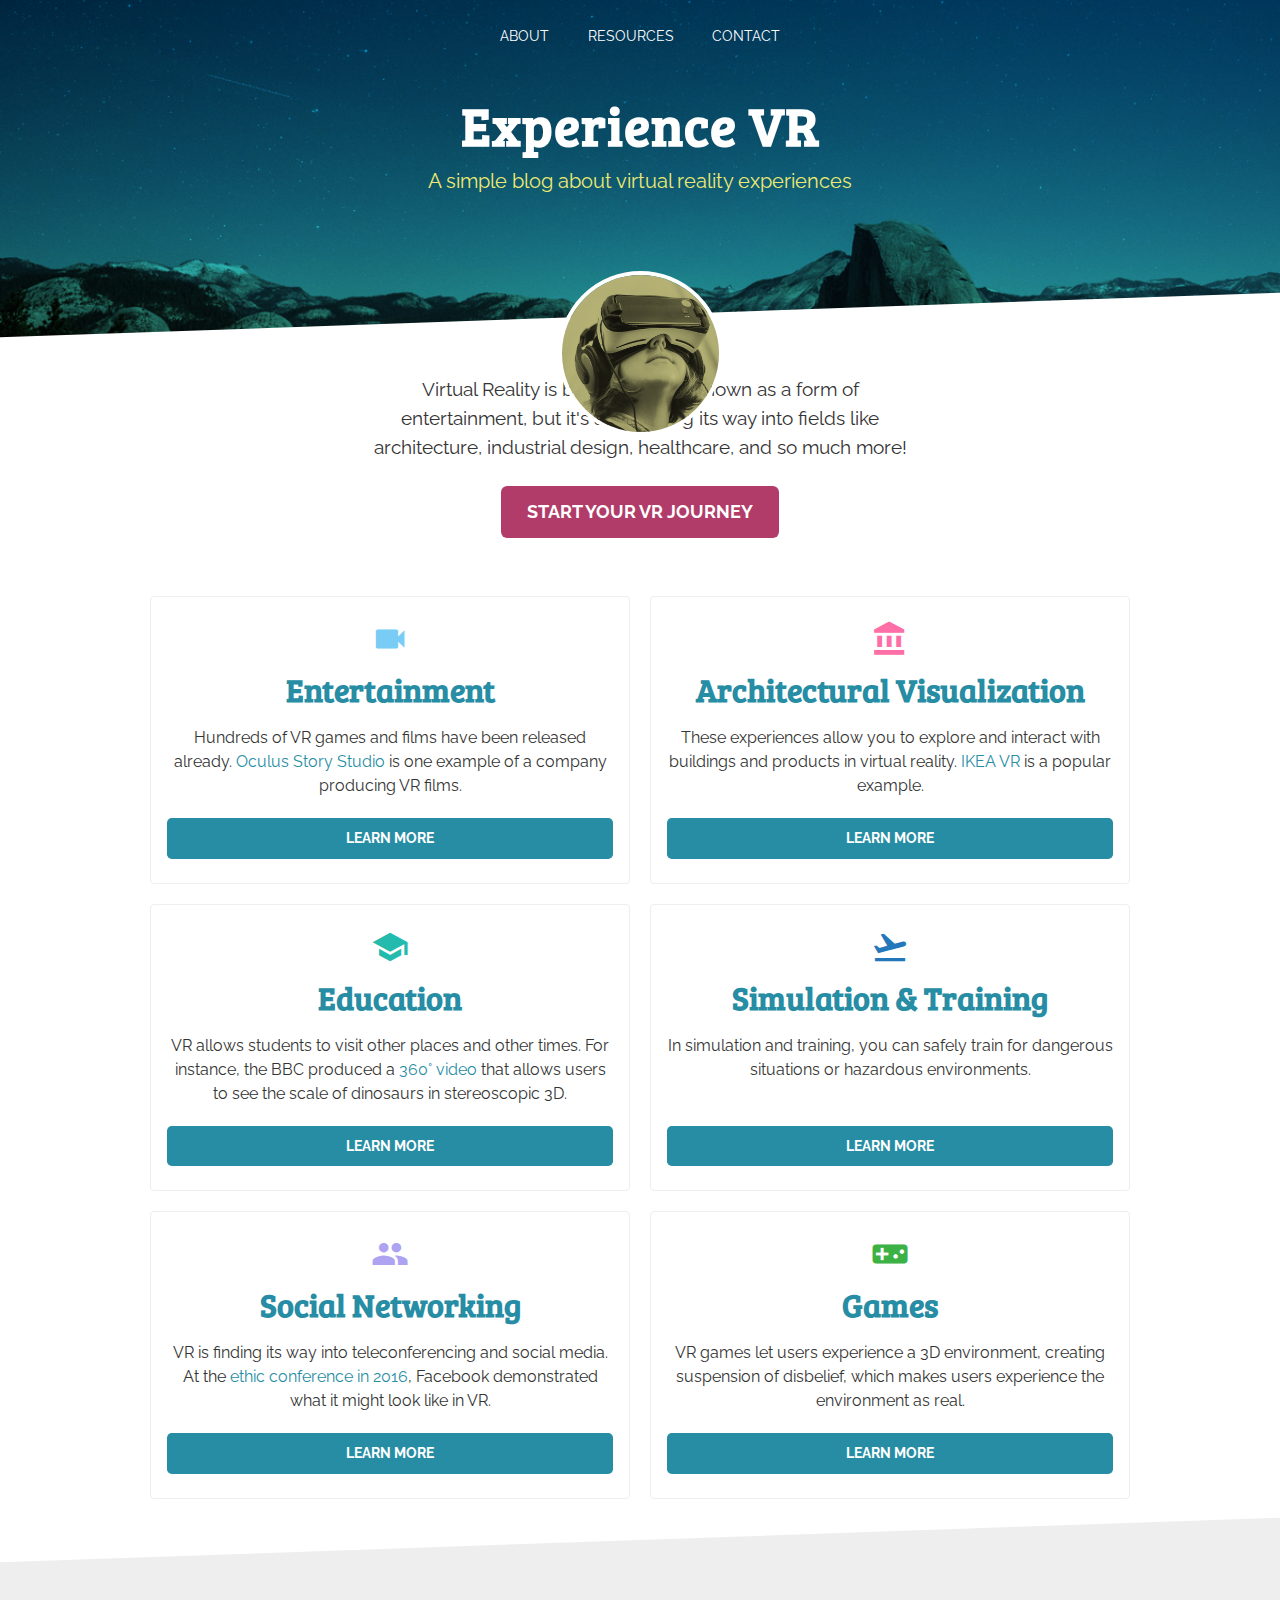
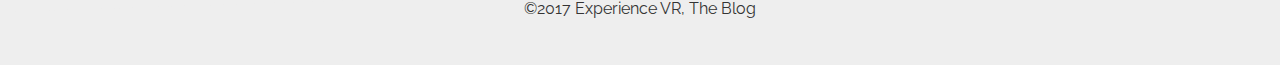
<file: SASS first use/index.html>
<!DOCTYPE html>
<html>
  <head>
    <meta charset="utf-8">
    <meta name="viewport" content="width=device-width, initial-scale=1, shrink-to-fit=no">
    <title>Experience VR</title>
    <link href="https://fonts.googleapis.com/css?family=Bree+Serif|Raleway" rel="stylesheet">
    <link href="https://fonts.googleapis.com/icon?family=Material+Icons"
      rel="stylesheet">
    <link href="css/style.css" rel="stylesheet">
  </head>
  <body>
    <header>
      <div class="inner">
        <ul class="main-nav">
          <li><a href="#">About</a></li>
          <li><a href="#">Resources</a></li>
          <li><a href="#">Contact</a></li>                
        </ul>
        <h1>Experience VR</h1>
        <p>A simple blog about virtual reality experiences</p>
        <img class="img-featured" src="img/featured.jpg" alt="VR headset">
      </div>
    </header>
    
    <div class="intro">
      <p> Virtual Reality is becoming well known as a form of entertainment, but it's also finding its way into fields like architecture, industrial design, healthcare, and so much more!</p>
      <a class="btn-callout" href="https://teamtreehouse.com/vr">Start Your VR Journey</a>
    </div>
    
    <div class="main-content">
      <div class="card">
        <i class="material-icons icn-ent">videocam</i>
        <h1>Entertainment</h1>
        <p>Hundreds of VR games and films have been released already. <a href="#">Oculus Story Studio</a> is one example of a company producing VR films.</p>
        <a class="btn-info" href="#">Learn more</a>
      </div>
      <div class="card">
        <i class="material-icons icn-arch">account_balance</i>
        <h1>Architectural Visualization</h1>
        <p>These experiences allow you to explore and interact with buildings and products in virtual reality. <a href="#">IKEA VR</a> is a popular example.</p>
        <a class="btn-info" href="#">Learn more</a>        
      </div>
      <div class="card"> 
        <i class="material-icons icn-edu">school</i>
        <h1>Education</h1>
        <p>VR allows students to visit other places and other times. For instance, the BBC produced a <a href="#">360° video</a> that allows users to see the scale of dinosaurs in stereoscopic 3D.</p>
        <a class="btn-info" href="#">Learn more</a>        
      </div> 
      <div class="card">
        <i class="material-icons icn-sim">flight_takeoff</i>
        <h1>Simulation &amp; Training </h1>
        <p>In simulation and training, you can safely train for dangerous situations or hazardous environments.</p>
        <a class="btn-info" href="#">Learn more</a>
      </div>
      <div class="card">
        <i class="material-icons icn-soc">people</i>
        <h1>Social Networking</h1>
        <p>VR is finding its way into teleconferencing and social media. At the <a href="#">ethic conference in 2016</a>, Facebook demonstrated what it might look like in VR.</p>
        <a class="btn-info" href="#">Learn more</a>        
      </div>
      <div class="card"> 
        <i class="material-icons icn-games">videogame_asset</i>
        <h1>Games</h1>
        <p>VR games let users experience a 3D environment, creating suspension of disbelief, which makes users experience the environment as real.</p>
        <a class="btn-info" href="#">Learn more</a>        
      </div>                
    </div>
    
    <footer>
      <span>&copy;2017 Experience VR, The Blog</span>
    </footer>
  </body>
</html>
</file>
<file: SASS first use/css/style.css>
/*! normalize.css v5.0.0 | MIT License | github.com/necolas/normalize.css */
/**
 * 1. Change the default font family in all browsers (opinionated).
 * 2. Correct the line height in all browsers.
 * 3. Prevent adjustments of font size after orientation changes in
 *    IE on Windows Phone and in iOS.
 */
/* Document
   ========================================================================== */
html {
  font-family: sans-serif;
  /* 1 */
  line-height: 1.15;
  /* 2 */
  -ms-text-size-adjust: 100%;
  /* 3 */
  -webkit-text-size-adjust: 100%;
  /* 3 */ }

/* Sections
   ========================================================================== */
/**
 * Remove the margin in all browsers (opinionated).
 */
body {
  margin: 0; }

/**
 * Add the correct display in IE 9-.
 */
article,
aside,
footer,
header,
nav,
section {
  display: block; }

/**
 * Correct the font size and margin on `h1` elements within `section` and
 * `article` contexts in Chrome, Firefox, and Safari.
 */
h1 {
  font-size: 2em;
  margin: 0.67em 0; }

/* Grouping content
   ========================================================================== */
/**
 * Add the correct display in IE 9-.
 * 1. Add the correct display in IE.
 */
figcaption,
figure,
main {
  /* 1 */
  display: block; }

/**
 * Add the correct margin in IE 8.
 */
figure {
  margin: 1em 40px; }

/**
 * 1. Add the correct box sizing in Firefox.
 * 2. Show the overflow in Edge and IE.
 */
hr {
  box-sizing: content-box;
  /* 1 */
  height: 0;
  /* 1 */
  overflow: visible;
  /* 2 */ }

/**
 * 1. Correct the inheritance and scaling of font size in all browsers.
 * 2. Correct the odd `em` font sizing in all browsers.
 */
pre {
  font-family: monospace, monospace;
  /* 1 */
  font-size: 1em;
  /* 2 */ }

/* Text-level semantics
   ========================================================================== */
/**
 * 1. Remove the gray background on active links in IE 10.
 * 2. Remove gaps in links underline in iOS 8+ and Safari 8+.
 */
a {
  background-color: transparent;
  /* 1 */
  -webkit-text-decoration-skip: objects;
  /* 2 */ }

/**
 * Remove the outline on focused links when they are also active or hovered
 * in all browsers (opinionated).
 */
a:active,
a:hover {
  outline-width: 0; }

/**
 * 1. Remove the bottom border in Firefox 39-.
 * 2. Add the correct text decoration in Chrome, Edge, IE, Opera, and Safari.
 */
abbr[title] {
  border-bottom: none;
  /* 1 */
  text-decoration: underline;
  /* 2 */
  text-decoration: underline dotted;
  /* 2 */ }

/**
 * Prevent the duplicate application of `bolder` by the next rule in Safari 6.
 */
b,
strong {
  font-weight: inherit; }

/**
 * Add the correct font weight in Chrome, Edge, and Safari.
 */
b,
strong {
  font-weight: bolder; }

/**
 * 1. Correct the inheritance and scaling of font size in all browsers.
 * 2. Correct the odd `em` font sizing in all browsers.
 */
code,
kbd,
samp {
  font-family: monospace, monospace;
  /* 1 */
  font-size: 1em;
  /* 2 */ }

/**
 * Add the correct font style in Android 4.3-.
 */
dfn {
  font-style: italic; }

/**
 * Add the correct background and color in IE 9-.
 */
mark {
  background-color: #ff0;
  color: #000; }

/**
 * Add the correct font size in all browsers.
 */
small {
  font-size: 80%; }

/**
 * Prevent `sub` and `sup` elements from affecting the line height in
 * all browsers.
 */
sub,
sup {
  font-size: 75%;
  line-height: 0;
  position: relative;
  vertical-align: baseline; }

sub {
  bottom: -0.25em; }

sup {
  top: -0.5em; }

/* Embedded content
   ========================================================================== */
/**
 * Add the correct display in IE 9-.
 */
audio,
video {
  display: inline-block; }

/**
 * Add the correct display in iOS 4-7.
 */
audio:not([controls]) {
  display: none;
  height: 0; }

/**
 * Remove the border on images inside links in IE 10-.
 */
img {
  border-style: none; }

/**
 * Hide the overflow in IE.
 */
svg:not(:root) {
  overflow: hidden; }

/* Forms
   ========================================================================== */
/**
 * 1. Change the font styles in all browsers (opinionated).
 * 2. Remove the margin in Firefox and Safari.
 */
button,
input,
optgroup,
select,
textarea {
  font-family: sans-serif;
  /* 1 */
  font-size: 100%;
  /* 1 */
  line-height: 1.15;
  /* 1 */
  margin: 0;
  /* 2 */ }

/**
 * Show the overflow in IE.
 * 1. Show the overflow in Edge.
 */
button,
input {
  /* 1 */
  overflow: visible; }

/**
 * Remove the inheritance of text transform in Edge, Firefox, and IE.
 * 1. Remove the inheritance of text transform in Firefox.
 */
button,
select {
  /* 1 */
  text-transform: none; }

/**
 * 1. Prevent a WebKit bug where (2) destroys native `audio` and `video`
 *    controls in Android 4.
 * 2. Correct the inability to style clickable types in iOS and Safari.
 */
button,
html [type="button"],
[type="reset"],
[type="submit"] {
  -webkit-appearance: button;
  /* 2 */ }

/**
 * Remove the inner border and padding in Firefox.
 */
button::-moz-focus-inner,
[type="button"]::-moz-focus-inner,
[type="reset"]::-moz-focus-inner,
[type="submit"]::-moz-focus-inner {
  border-style: none;
  padding: 0; }

/**
 * Restore the focus styles unset by the previous rule.
 */
button:-moz-focusring,
[type="button"]:-moz-focusring,
[type="reset"]:-moz-focusring,
[type="submit"]:-moz-focusring {
  outline: 1px dotted ButtonText; }

/**
 * Change the border, margin, and padding in all browsers (opinionated).
 */
fieldset {
  border: 1px solid #c0c0c0;
  margin: 0 2px;
  padding: 0.35em 0.625em 0.75em; }

/**
 * 1. Correct the text wrapping in Edge and IE.
 * 2. Correct the color inheritance from `fieldset` elements in IE.
 * 3. Remove the padding so developers are not caught out when they zero out
 *    `fieldset` elements in all browsers.
 */
legend {
  box-sizing: border-box;
  /* 1 */
  color: inherit;
  /* 2 */
  display: table;
  /* 1 */
  max-width: 100%;
  /* 1 */
  padding: 0;
  /* 3 */
  white-space: normal;
  /* 1 */ }

/**
 * 1. Add the correct display in IE 9-.
 * 2. Add the correct vertical alignment in Chrome, Firefox, and Opera.
 */
progress {
  display: inline-block;
  /* 1 */
  vertical-align: baseline;
  /* 2 */ }

/**
 * Remove the default vertical scrollbar in IE.
 */
textarea {
  overflow: auto; }

/**
 * 1. Add the correct box sizing in IE 10-.
 * 2. Remove the padding in IE 10-.
 */
[type="checkbox"],
[type="radio"] {
  box-sizing: border-box;
  /* 1 */
  padding: 0;
  /* 2 */ }

/**
 * Correct the cursor style of increment and decrement buttons in Chrome.
 */
[type="number"]::-webkit-inner-spin-button,
[type="number"]::-webkit-outer-spin-button {
  height: auto; }

/**
 * 1. Correct the odd appearance in Chrome and Safari.
 * 2. Correct the outline style in Safari.
 */
[type="search"] {
  -webkit-appearance: textfield;
  /* 1 */
  outline-offset: -2px;
  /* 2 */ }

/**
 * Remove the inner padding and cancel buttons in Chrome and Safari on macOS.
 */
[type="search"]::-webkit-search-cancel-button,
[type="search"]::-webkit-search-decoration {
  -webkit-appearance: none; }

/**
 * 1. Correct the inability to style clickable types in iOS and Safari.
 * 2. Change font properties to `inherit` in Safari.
 */
::-webkit-file-upload-button {
  -webkit-appearance: button;
  /* 1 */
  font: inherit;
  /* 2 */ }

/* Interactive
   ========================================================================== */
/*
 * Add the correct display in IE 9-.
 * 1. Add the correct display in Edge, IE, and Firefox.
 */
details,
menu {
  display: block; }

/*
 * Add the correct display in all browsers.
 */
summary {
  display: list-item; }

/* Scripting
   ========================================================================== */
/**
 * Add the correct display in IE 9-.
 */
canvas {
  display: inline-block; }

/**
 * Add the correct display in IE.
 */
template {
  display: none; }

/* Hidden
   ========================================================================== */
/**
 * Add the correct display in IE 10-.
 */
[hidden] {
  display: none; }

/**
 * List styles
 */
ul, ol {
  list-style-type: none;
  padding: 0;
  margin: 0; }

* {
  box-sizing: border-box; }

body {
  color: #343434;
  font-size: 1rem;
  line-height: 1.5;
  font-family: "Raleway", sans-serif;
  text-align: center;
  margin: 0; }

h1,
h2 {
  font-family: "Bree Serif", serif; }

p {
  margin-bottom: 1.25em; }

a {
  color: #278da4;
  text-decoration: none; }
  a:hover {
    color: #b13c69; }

.main-content {
  display: flex;
  flex-wrap: wrap; }
  @media (min-width: 768px) {
    .main-content {
      width: 90%;
      max-width: 1000px;
      margin-left: auto;
      margin-right: auto; } }

.inner {
  padding: 0.5em 1em; }

.intro {
  margin: auto;
  padding: 1em 1em 3em; }
  .intro p {
    font-size: 1.2em; }
  @media (min-width: 992px) {
    .intro {
      width: 45%; } }

header {
  position: relative;
  height: 460px;
  background: linear-gradient(#009fe1, #3acec2), url("../img/bg.jpg") no-repeat;
  background-blend-mode: multiply;
  background-size: cover; }
  header::after {
    content: '';
    display: block;
    width: 100%;
    height: 50px;
    position: absolute;
    transform: skewY(-2deg);
    background-color: #fff;
    bottom: -25px; }
  header h1 {
    color: #fff;
    font-size: 4.8em;
    margin-bottom: 0;
    letter-spacing: 1px; }
  header p {
    color: #eeea72;
    font-size: 1.25em;
    margin: 0; }

@media (min-width: 768px) {
  header {
    height: 340px; }
    header h1 {
      font-size: 3.4em; } }
@media (min-width: 768px) {
  header {
    background-position: 0 0, 0 45%; } }
.card {
  display: flex;
  flex-direction: column;
  padding: 1.5em 1em;
  border: 1px solid #eee;
  border-radius: 0.25em;
  margin: 10px; }
  .card h1 {
    color: #278da4;
    margin: 0.35em 0 0;
    line-height: 1.25; }

@media (min-width: 768px) {
  .card {
    flex: 1 46%; } }
@media (min-width: 768px) and (min-width: 992px) {
  flex-basis: 27.33333%; }
footer {
  padding: 2em 0 0;
  height: 100px;
  background-color: #eee;
  margin-top: 3.5em;
  position: relative; }
  footer::after {
    content: '';
    display: block;
    width: 100%;
    height: 50px;
    position: absolute;
    transform: skewY(-2deg);
    background-color: #eee;
    top: -25px; }

.main-nav {
  margin-top: 1em; }
  .main-nav li {
    display: inline-block;
    margin: 0 0.65em; }
  .main-nav a {
    color: #fff;
    font-size: 0.85em;
    text-decoration: none;
    text-transform: uppercase;
    padding: 0.5em;
    transition: 0.3s; }
    .main-nav a:hover {
      color: rgba(238, 234, 114, 0.7); }

.btn-callout, .btn-info {
  color: #fff;
  display: inline-block;
  font-weight: bold;
  text-decoration: none;
  text-transform: uppercase;
  padding: 0.75em 1.5em;
  border-radius: 0.35em;
  transition: opacity 0.3s; }
  .btn-callout:hover, .btn-info:hover {
    color: #fff;
    opacity: 0.8; }
  .btn-callout:active, .btn-info:active {
    opacity: initial; }

.btn-callout {
  font-size: 1.1em;
  background-color: #b13c69; }
.btn-info {
  font-size: 0.85em;
  background-color: #278da4;
  margin-top: auto; }

.material-icons {
  font-size: 2.35em;
  color: #31b0cd; }

.icn-ent {
  color: #79ccf5; }
.icn-arch {
  color: #fd6fa6; }
.icn-edu {
  color: #23bbae; }
.icn-sim {
  color: #2377bb; }
.icn-soc {
  color: #ada3f0; }
.icn-games {
  color: #3cb144; }

.img-featured {
  width: 165px;
  height: 165px;
  border: 4px solid #fff;
  border-radius: 50%;
  margin-top: 75px;
  position: relative;
  z-index: 100; }
  @media (max-width: 575px) {
    .img-featured {
      display: none; } }

/*# sourceMappingURL=style.css.map */
</file>
